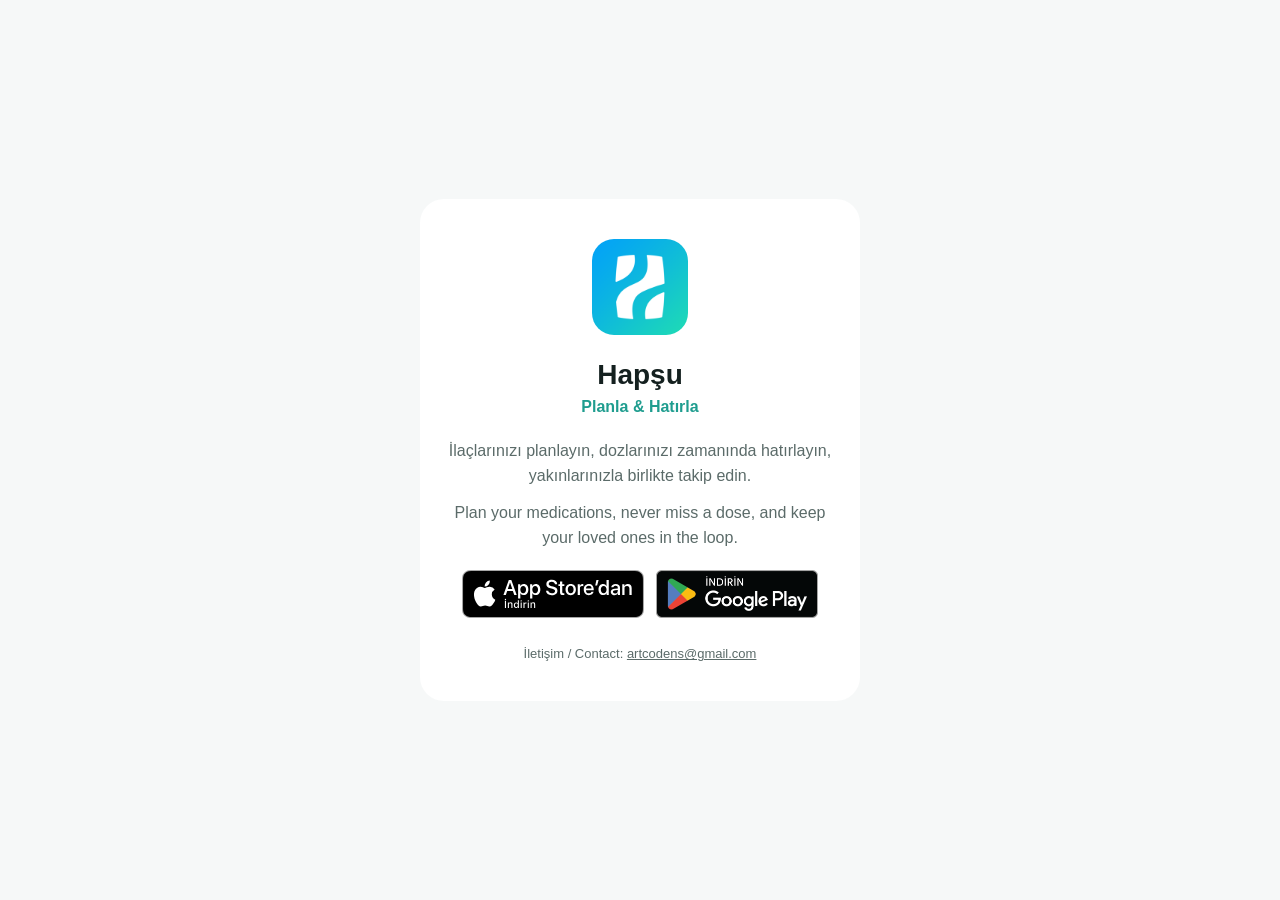
<file: index.html>
<!doctype html>
<html lang="tr">
<head>
<meta charset="utf-8">
<meta name="viewport" content="width=device-width, initial-scale=1">
<title>Hapşu</title>
<meta name="description" content="Hapşu: Planla & Hatırla — ilaç planlama ve hatırlatma uygulaması.">
<link rel="icon" href="icon.png">
<style>
  :root { --bg:#f6f8f8; --card:#ffffff; --text:#14201f; --muted:#5b6b69; --accent:#1f9d8f; }
  @media (prefers-color-scheme: dark) {
    :root { --bg:#0f1514; --card:#18211f; --text:#e8efee; --muted:#9aaba8; --accent:#3cc4b4; }
  }
  * { box-sizing:border-box; }
  body { margin:0; min-height:100vh; display:flex; align-items:center; justify-content:center;
         padding:24px 16px; background:var(--bg); color:var(--text);
         font-family:-apple-system,BlinkMacSystemFont,"Segoe UI",Roboto,sans-serif; }
  main { max-width:440px; width:100%; background:var(--card); border-radius:24px;
         padding:40px 28px; text-align:center; }
  .icon { width:96px; height:96px; border-radius:22px; }
  h1 { margin:20px 0 4px; font-size:28px; }
  .tag { margin:0 0 20px; color:var(--accent); font-weight:600; }
  p { color:var(--muted); line-height:1.55; margin:0 0 12px; }
  .stores { display:flex; flex-wrap:wrap; justify-content:center; gap:12px; margin-top:20px; }
  .stores a { display:block; line-height:0; border-radius:8px; transition:transform .15s; }
  .stores a:hover { transform:translateY(-2px); }
  .stores img { height:48px; width:auto; }
  footer { margin-top:28px; font-size:13px; color:var(--muted); }
  footer a { color:var(--muted); }
</style>
</head>
<body>
<main>
  <img class="icon" src="icon.png" alt="Hapşu">
  <h1>Hapşu</h1>
  <p class="tag">Planla &amp; Hatırla</p>
  <p>İlaçlarınızı planlayın, dozlarınızı zamanında hatırlayın, yakınlarınızla birlikte takip edin.</p>
  <p lang="en">Plan your medications, never miss a dose, and keep your loved ones in the loop.</p>
  <div class="stores">
    <a href="https://apps.apple.com/tr/app/hapsu-pill-reminder/id6761936573"><img src="badge-appstore-tr.svg" alt="App Store'dan İndirin"></a>
    <a href="https://play.google.com/store/apps/details?id=com.arat.hapsu"><img src="badge-googleplay-tr.png" alt="Google Play'den İndirin"></a>
  </div>
  <footer>İletişim / Contact: <a href="mailto:artcodens@gmail.com">artcodens@gmail.com</a></footer>
</main>
</body>
</html>
</file>
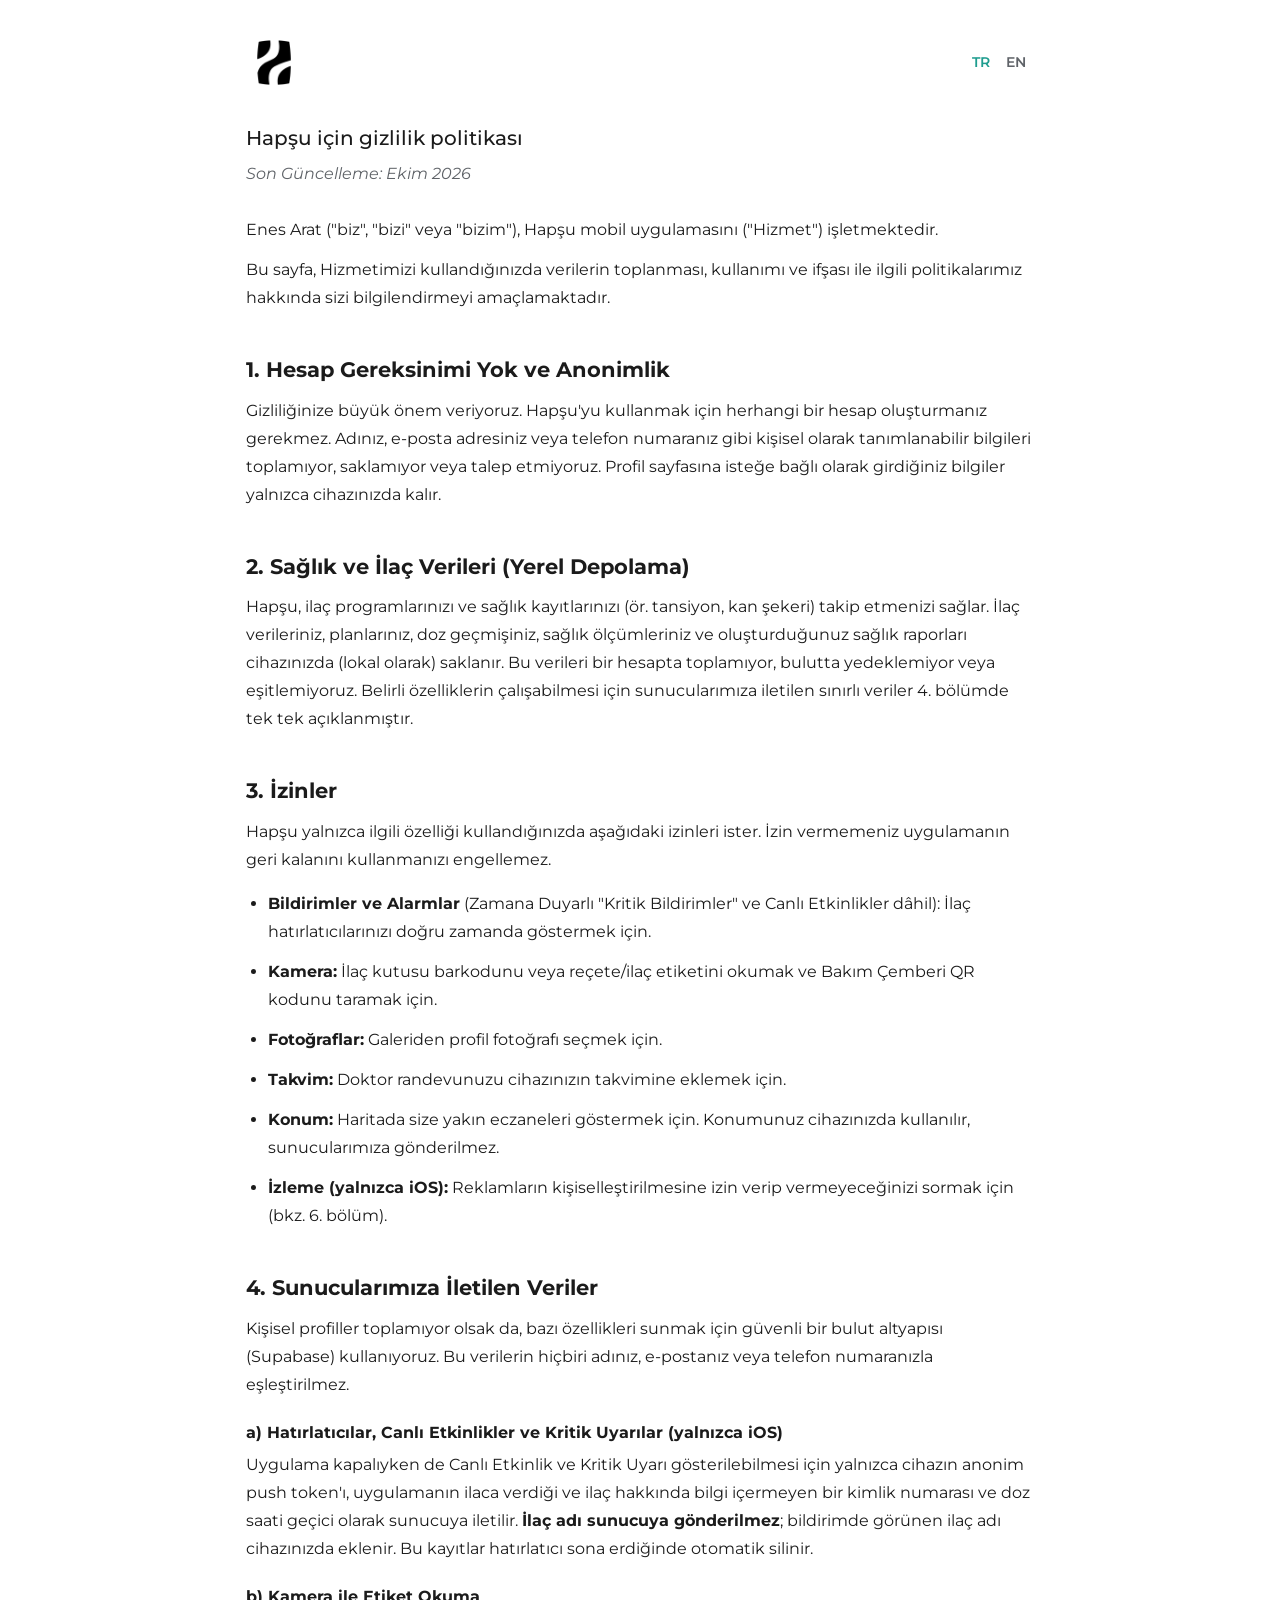
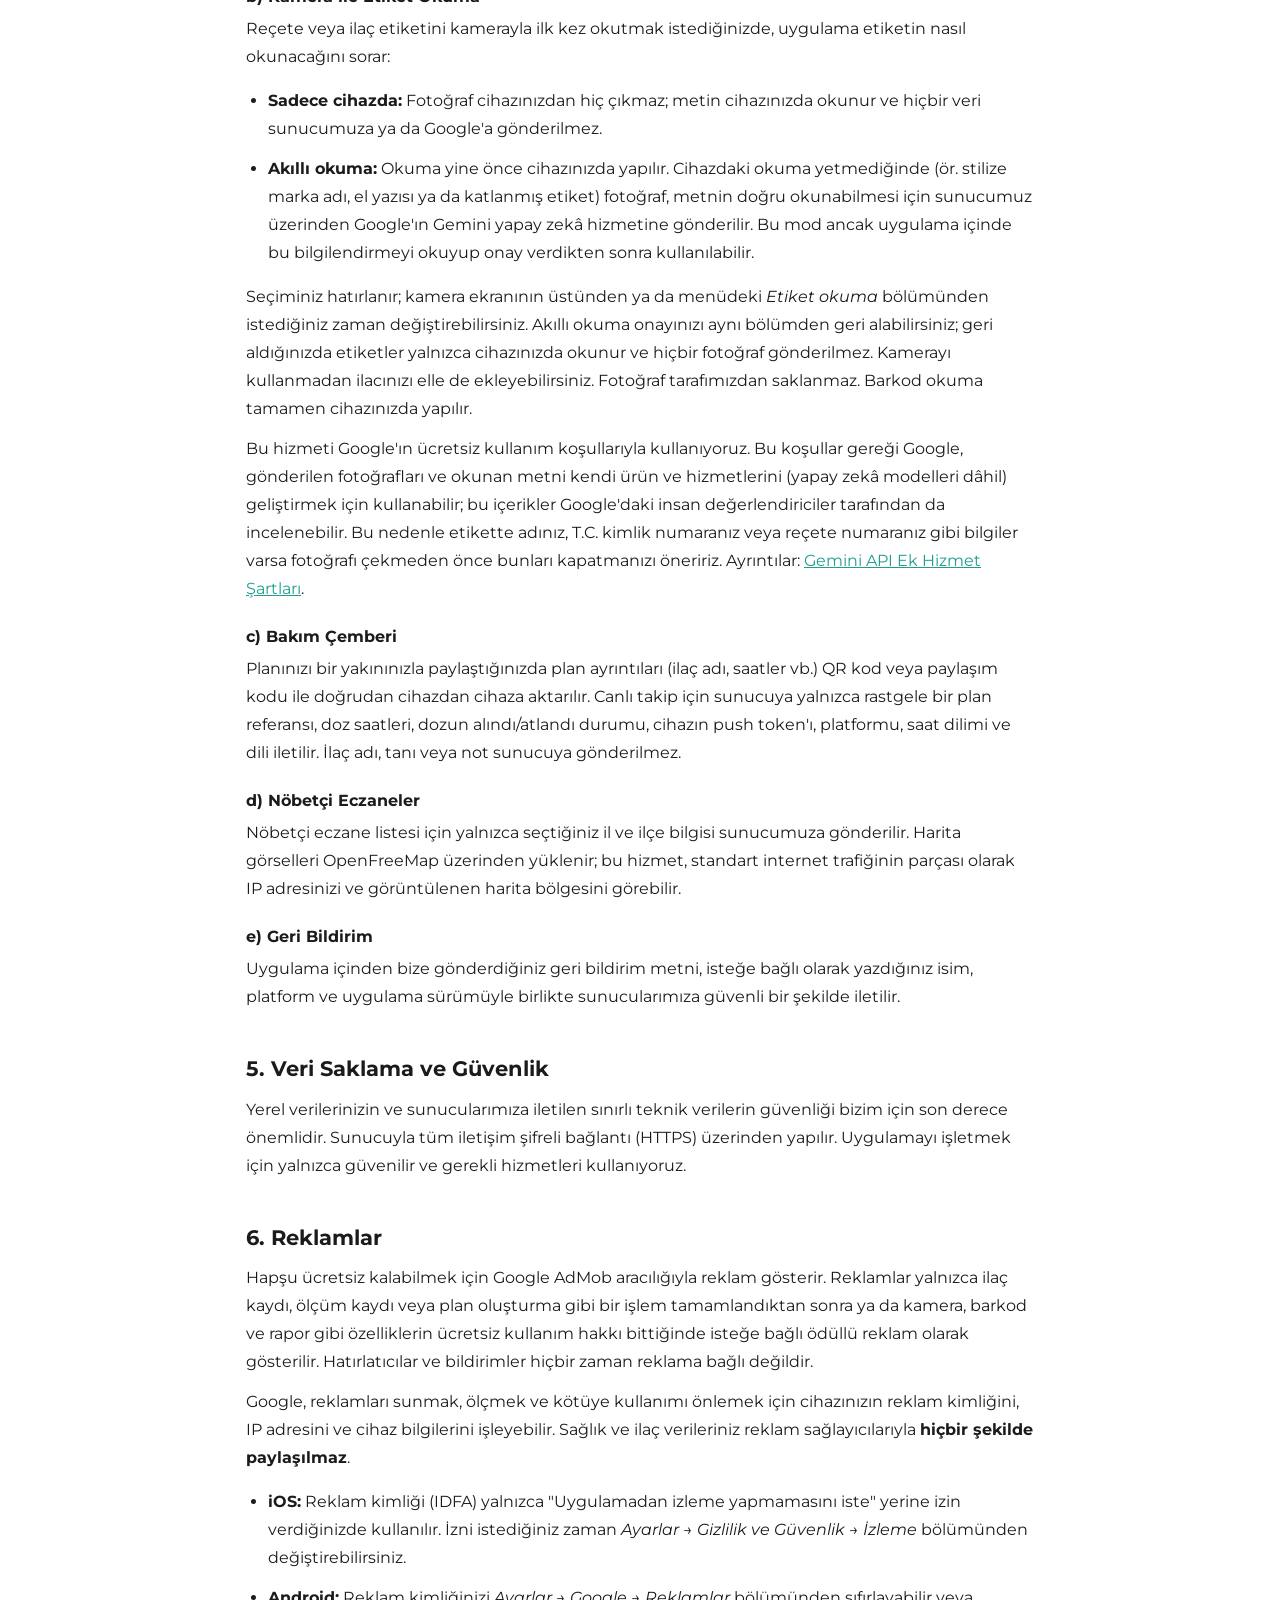
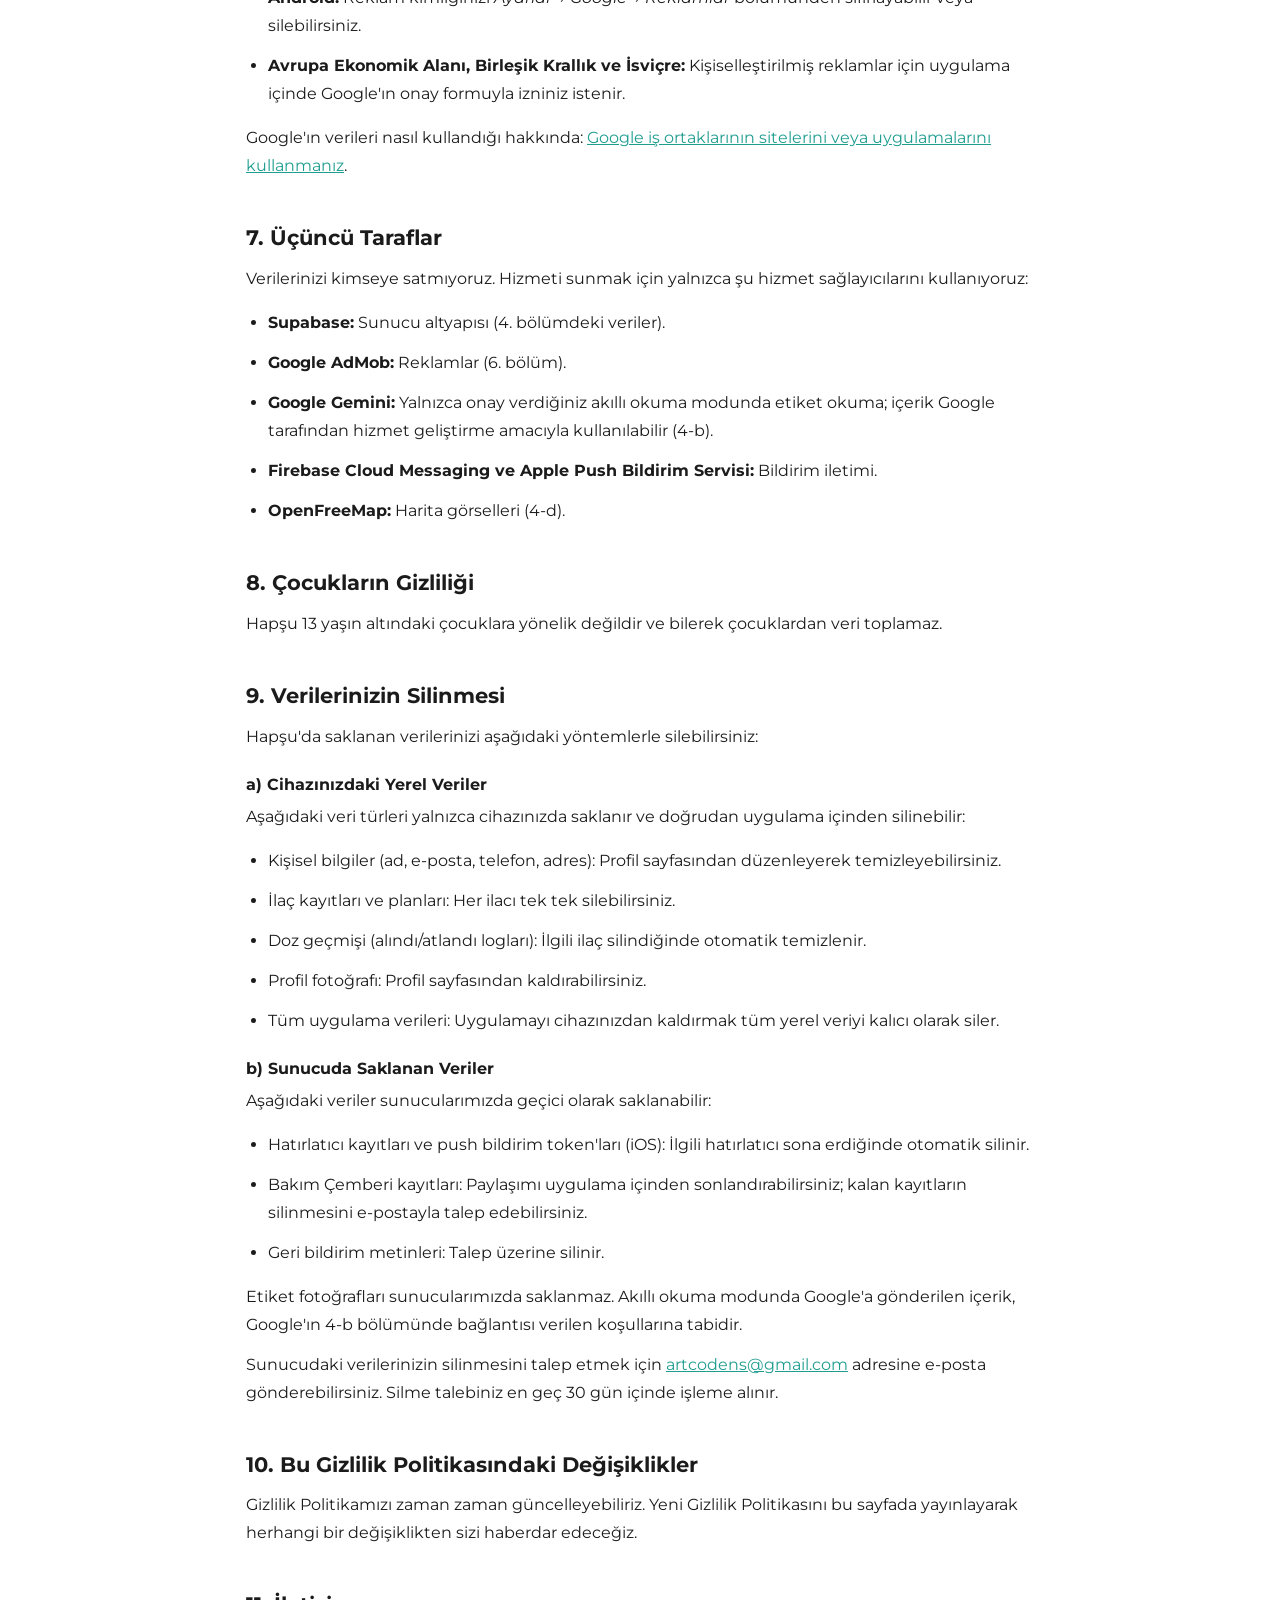
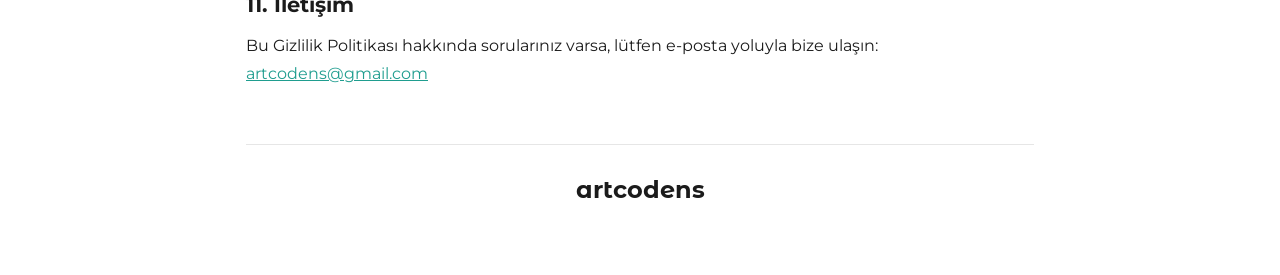
<file: privacy/index.html>
<!doctype html>
<html lang="tr">
<head>
<meta charset="utf-8">
<meta name="viewport" content="width=device-width, initial-scale=1">
<title>Hapşu Gizlilik Politikası</title>
<link rel="icon" href="../icon.png">
<link rel="preconnect" href="https://fonts.googleapis.com">
<link rel="preconnect" href="https://fonts.gstatic.com" crossorigin>
<link href="https://fonts.googleapis.com/css2?family=Montserrat:ital,wght@0,400;0,500;0,700;1,400&family=Montserrat+Alternates:wght@700&display=swap" rel="stylesheet">
<link rel="stylesheet" href="../policy.css">
</head>
<body>
<div class="wrap">
  <div class="top">
    <a href="../"><img class="logo" src="../logo.png" alt="Hapşu"></a>
    <nav class="lang"><a href="./" aria-current="page">TR</a><a href="en/">EN</a></nav>
  </div>

  <h1>Hapşu için gizlilik politikası</h1>
  <p class="date">Son Güncelleme: Ekim 2026</p>

  <p>Enes Arat ("biz", "bizi" veya "bizim"), Hapşu mobil uygulamasını ("Hizmet") işletmektedir.</p>
  <p>Bu sayfa, Hizmetimizi kullandığınızda verilerin toplanması, kullanımı ve ifşası ile ilgili politikalarımız hakkında sizi bilgilendirmeyi amaçlamaktadır.</p>

  <h2>1. Hesap Gereksinimi Yok ve Anonimlik</h2>
  <p>Gizliliğinize büyük önem veriyoruz. Hapşu'yu kullanmak için herhangi bir hesap oluşturmanız gerekmez. Adınız, e-posta adresiniz veya telefon numaranız gibi kişisel olarak tanımlanabilir bilgileri toplamıyor, saklamıyor veya talep etmiyoruz. Profil sayfasına isteğe bağlı olarak girdiğiniz bilgiler yalnızca cihazınızda kalır.</p>

  <h2>2. Sağlık ve İlaç Verileri (Yerel Depolama)</h2>
  <p>Hapşu, ilaç programlarınızı ve sağlık kayıtlarınızı (ör. tansiyon, kan şekeri) takip etmenizi sağlar. İlaç verileriniz, planlarınız, doz geçmişiniz, sağlık ölçümleriniz ve oluşturduğunuz sağlık raporları cihazınızda (lokal olarak) saklanır. Bu verileri bir hesapta toplamıyor, bulutta yedeklemiyor veya eşitlemiyoruz. Belirli özelliklerin çalışabilmesi için sunucularımıza iletilen sınırlı veriler 4. bölümde tek tek açıklanmıştır.</p>

  <h2>3. İzinler</h2>
  <p>Hapşu yalnızca ilgili özelliği kullandığınızda aşağıdaki izinleri ister. İzin vermemeniz uygulamanın geri kalanını kullanmanızı engellemez.</p>
  <ul>
    <li><strong>Bildirimler ve Alarmlar</strong> (Zamana Duyarlı "Kritik Bildirimler" ve Canlı Etkinlikler dâhil): İlaç hatırlatıcılarınızı doğru zamanda göstermek için.</li>
    <li><strong>Kamera:</strong> İlaç kutusu barkodunu veya reçete/ilaç etiketini okumak ve Bakım Çemberi QR kodunu taramak için.</li>
    <li><strong>Fotoğraflar:</strong> Galeriden profil fotoğrafı seçmek için.</li>
    <li><strong>Takvim:</strong> Doktor randevunuzu cihazınızın takvimine eklemek için.</li>
    <li><strong>Konum:</strong> Haritada size yakın eczaneleri göstermek için. Konumunuz cihazınızda kullanılır, sunucularımıza gönderilmez.</li>
    <li><strong>İzleme (yalnızca iOS):</strong> Reklamların kişiselleştirilmesine izin verip vermeyeceğinizi sormak için (bkz. 6. bölüm).</li>
  </ul>

  <h2>4. Sunucularımıza İletilen Veriler</h2>
  <p>Kişisel profiller toplamıyor olsak da, bazı özellikleri sunmak için güvenli bir bulut altyapısı (Supabase) kullanıyoruz. Bu verilerin hiçbiri adınız, e-postanız veya telefon numaranızla eşleştirilmez.</p>

  <h3>a) Hatırlatıcılar, Canlı Etkinlikler ve Kritik Uyarılar (yalnızca iOS)</h3>
  <p>Uygulama kapalıyken de Canlı Etkinlik ve Kritik Uyarı gösterilebilmesi için yalnızca cihazın anonim push token'ı, uygulamanın ilaca verdiği ve ilaç hakkında bilgi içermeyen bir kimlik numarası ve doz saati geçici olarak sunucuya iletilir. <strong>İlaç adı sunucuya gönderilmez</strong>; bildirimde görünen ilaç adı cihazınızda eklenir. Bu kayıtlar hatırlatıcı sona erdiğinde otomatik silinir.</p>

  <h3>b) Kamera ile Etiket Okuma</h3>
  <p>Reçete veya ilaç etiketini kamerayla ilk kez okutmak istediğinizde, uygulama etiketin nasıl okunacağını sorar:</p>
  <ul>
    <li><strong>Sadece cihazda:</strong> Fotoğraf cihazınızdan hiç çıkmaz; metin cihazınızda okunur ve hiçbir veri sunucumuza ya da Google'a gönderilmez.</li>
    <li><strong>Akıllı okuma:</strong> Okuma yine önce cihazınızda yapılır. Cihazdaki okuma yetmediğinde (ör. stilize marka adı, el yazısı ya da katlanmış etiket) fotoğraf, metnin doğru okunabilmesi için sunucumuz üzerinden Google'ın Gemini yapay zekâ hizmetine gönderilir. Bu mod ancak uygulama içinde bu bilgilendirmeyi okuyup onay verdikten sonra kullanılabilir.</li>
  </ul>
  <p>Seçiminiz hatırlanır; kamera ekranının üstünden ya da menüdeki <em>Etiket okuma</em> bölümünden istediğiniz zaman değiştirebilirsiniz. Akıllı okuma onayınızı aynı bölümden geri alabilirsiniz; geri aldığınızda etiketler yalnızca cihazınızda okunur ve hiçbir fotoğraf gönderilmez. Kamerayı kullanmadan ilacınızı elle de ekleyebilirsiniz. Fotoğraf tarafımızdan saklanmaz. Barkod okuma tamamen cihazınızda yapılır.</p>
  <p>Bu hizmeti Google'ın ücretsiz kullanım koşullarıyla kullanıyoruz. Bu koşullar gereği Google, gönderilen fotoğrafları ve okunan metni kendi ürün ve hizmetlerini (yapay zekâ modelleri dâhil) geliştirmek için kullanabilir; bu içerikler Google'daki insan değerlendiriciler tarafından da incelenebilir. Bu nedenle etikette adınız, T.C. kimlik numaranız veya reçete numaranız gibi bilgiler varsa fotoğrafı çekmeden önce bunları kapatmanızı öneririz. Ayrıntılar: <a href="https://ai.google.dev/gemini-api/terms" target="_blank" rel="noopener">Gemini API Ek Hizmet Şartları</a>.</p>

  <h3>c) Bakım Çemberi</h3>
  <p>Planınızı bir yakınınızla paylaştığınızda plan ayrıntıları (ilaç adı, saatler vb.) QR kod veya paylaşım kodu ile doğrudan cihazdan cihaza aktarılır. Canlı takip için sunucuya yalnızca rastgele bir plan referansı, doz saatleri, dozun alındı/atlandı durumu, cihazın push token'ı, platformu, saat dilimi ve dili iletilir. İlaç adı, tanı veya not sunucuya gönderilmez.</p>

  <h3>d) Nöbetçi Eczaneler</h3>
  <p>Nöbetçi eczane listesi için yalnızca seçtiğiniz il ve ilçe bilgisi sunucumuza gönderilir. Harita görselleri OpenFreeMap üzerinden yüklenir; bu hizmet, standart internet trafiğinin parçası olarak IP adresinizi ve görüntülenen harita bölgesini görebilir.</p>

  <h3>e) Geri Bildirim</h3>
  <p>Uygulama içinden bize gönderdiğiniz geri bildirim metni, isteğe bağlı olarak yazdığınız isim, platform ve uygulama sürümüyle birlikte sunucularımıza güvenli bir şekilde iletilir.</p>

  <h2>5. Veri Saklama ve Güvenlik</h2>
  <p>Yerel verilerinizin ve sunucularımıza iletilen sınırlı teknik verilerin güvenliği bizim için son derece önemlidir. Sunucuyla tüm iletişim şifreli bağlantı (HTTPS) üzerinden yapılır. Uygulamayı işletmek için yalnızca güvenilir ve gerekli hizmetleri kullanıyoruz.</p>

  <h2>6. Reklamlar</h2>
  <p>Hapşu ücretsiz kalabilmek için Google AdMob aracılığıyla reklam gösterir. Reklamlar yalnızca ilaç kaydı, ölçüm kaydı veya plan oluşturma gibi bir işlem tamamlandıktan sonra ya da kamera, barkod ve rapor gibi özelliklerin ücretsiz kullanım hakkı bittiğinde isteğe bağlı ödüllü reklam olarak gösterilir. Hatırlatıcılar ve bildirimler hiçbir zaman reklama bağlı değildir.</p>
  <p>Google, reklamları sunmak, ölçmek ve kötüye kullanımı önlemek için cihazınızın reklam kimliğini, IP adresini ve cihaz bilgilerini işleyebilir. Sağlık ve ilaç verileriniz reklam sağlayıcılarıyla <strong>hiçbir şekilde paylaşılmaz</strong>.</p>
  <ul>
    <li><strong>iOS:</strong> Reklam kimliği (IDFA) yalnızca "Uygulamadan izleme yapmamasını iste" yerine izin verdiğinizde kullanılır. İzni istediğiniz zaman <em>Ayarlar → Gizlilik ve Güvenlik → İzleme</em> bölümünden değiştirebilirsiniz.</li>
    <li><strong>Android:</strong> Reklam kimliğinizi <em>Ayarlar → Google → Reklamlar</em> bölümünden sıfırlayabilir veya silebilirsiniz.</li>
    <li><strong>Avrupa Ekonomik Alanı, Birleşik Krallık ve İsviçre:</strong> Kişiselleştirilmiş reklamlar için uygulama içinde Google'ın onay formuyla izniniz istenir.</li>
  </ul>
  <p>Google'ın verileri nasıl kullandığı hakkında: <a href="https://policies.google.com/technologies/partner-sites?hl=tr" target="_blank" rel="noopener">Google iş ortaklarının sitelerini veya uygulamalarını kullanmanız</a>.</p>

  <h2>7. Üçüncü Taraflar</h2>
  <p>Verilerinizi kimseye satmıyoruz. Hizmeti sunmak için yalnızca şu hizmet sağlayıcılarını kullanıyoruz:</p>
  <ul>
    <li><strong>Supabase:</strong> Sunucu altyapısı (4. bölümdeki veriler).</li>
    <li><strong>Google AdMob:</strong> Reklamlar (6. bölüm).</li>
    <li><strong>Google Gemini:</strong> Yalnızca onay verdiğiniz akıllı okuma modunda etiket okuma; içerik Google tarafından hizmet geliştirme amacıyla kullanılabilir (4-b).</li>
    <li><strong>Firebase Cloud Messaging ve Apple Push Bildirim Servisi:</strong> Bildirim iletimi.</li>
    <li><strong>OpenFreeMap:</strong> Harita görselleri (4-d).</li>
  </ul>

  <h2>8. Çocukların Gizliliği</h2>
  <p>Hapşu 13 yaşın altındaki çocuklara yönelik değildir ve bilerek çocuklardan veri toplamaz.</p>

  <h2 id="veri-silme">9. Verilerinizin Silinmesi</h2>
  <p>Hapşu'da saklanan verilerinizi aşağıdaki yöntemlerle silebilirsiniz:</p>
  <h3>a) Cihazınızdaki Yerel Veriler</h3>
  <p>Aşağıdaki veri türleri yalnızca cihazınızda saklanır ve doğrudan uygulama içinden silinebilir:</p>
  <ul>
    <li>Kişisel bilgiler (ad, e-posta, telefon, adres): Profil sayfasından düzenleyerek temizleyebilirsiniz.</li>
    <li>İlaç kayıtları ve planları: Her ilacı tek tek silebilirsiniz.</li>
    <li>Doz geçmişi (alındı/atlandı logları): İlgili ilaç silindiğinde otomatik temizlenir.</li>
    <li>Profil fotoğrafı: Profil sayfasından kaldırabilirsiniz.</li>
    <li>Tüm uygulama verileri: Uygulamayı cihazınızdan kaldırmak tüm yerel veriyi kalıcı olarak siler.</li>
  </ul>
  <h3>b) Sunucuda Saklanan Veriler</h3>
  <p>Aşağıdaki veriler sunucularımızda geçici olarak saklanabilir:</p>
  <ul>
    <li>Hatırlatıcı kayıtları ve push bildirim token'ları (iOS): İlgili hatırlatıcı sona erdiğinde otomatik silinir.</li>
    <li>Bakım Çemberi kayıtları: Paylaşımı uygulama içinden sonlandırabilirsiniz; kalan kayıtların silinmesini e-postayla talep edebilirsiniz.</li>
    <li>Geri bildirim metinleri: Talep üzerine silinir.</li>
  </ul>
  <p>Etiket fotoğrafları sunucularımızda saklanmaz. Akıllı okuma modunda Google'a gönderilen içerik, Google'ın 4-b bölümünde bağlantısı verilen koşullarına tabidir.</p>
  <p>Sunucudaki verilerinizin silinmesini talep etmek için <a href="mailto:artcodens@gmail.com">artcodens@gmail.com</a> adresine e-posta gönderebilirsiniz. Silme talebiniz en geç 30 gün içinde işleme alınır.</p>

  <h2>10. Bu Gizlilik Politikasındaki Değişiklikler</h2>
  <p>Gizlilik Politikamızı zaman zaman güncelleyebiliriz. Yeni Gizlilik Politikasını bu sayfada yayınlayarak herhangi bir değişiklikten sizi haberdar edeceğiz.</p>

  <h2>11. İletişim</h2>
  <p>Bu Gizlilik Politikası hakkında sorularınız varsa, lütfen e-posta yoluyla bize ulaşın: <a href="mailto:artcodens@gmail.com">artcodens@gmail.com</a></p>

  <footer><a class="brand" href="../">artcodens</a></footer>
</div>
</body>
</html>
</file>
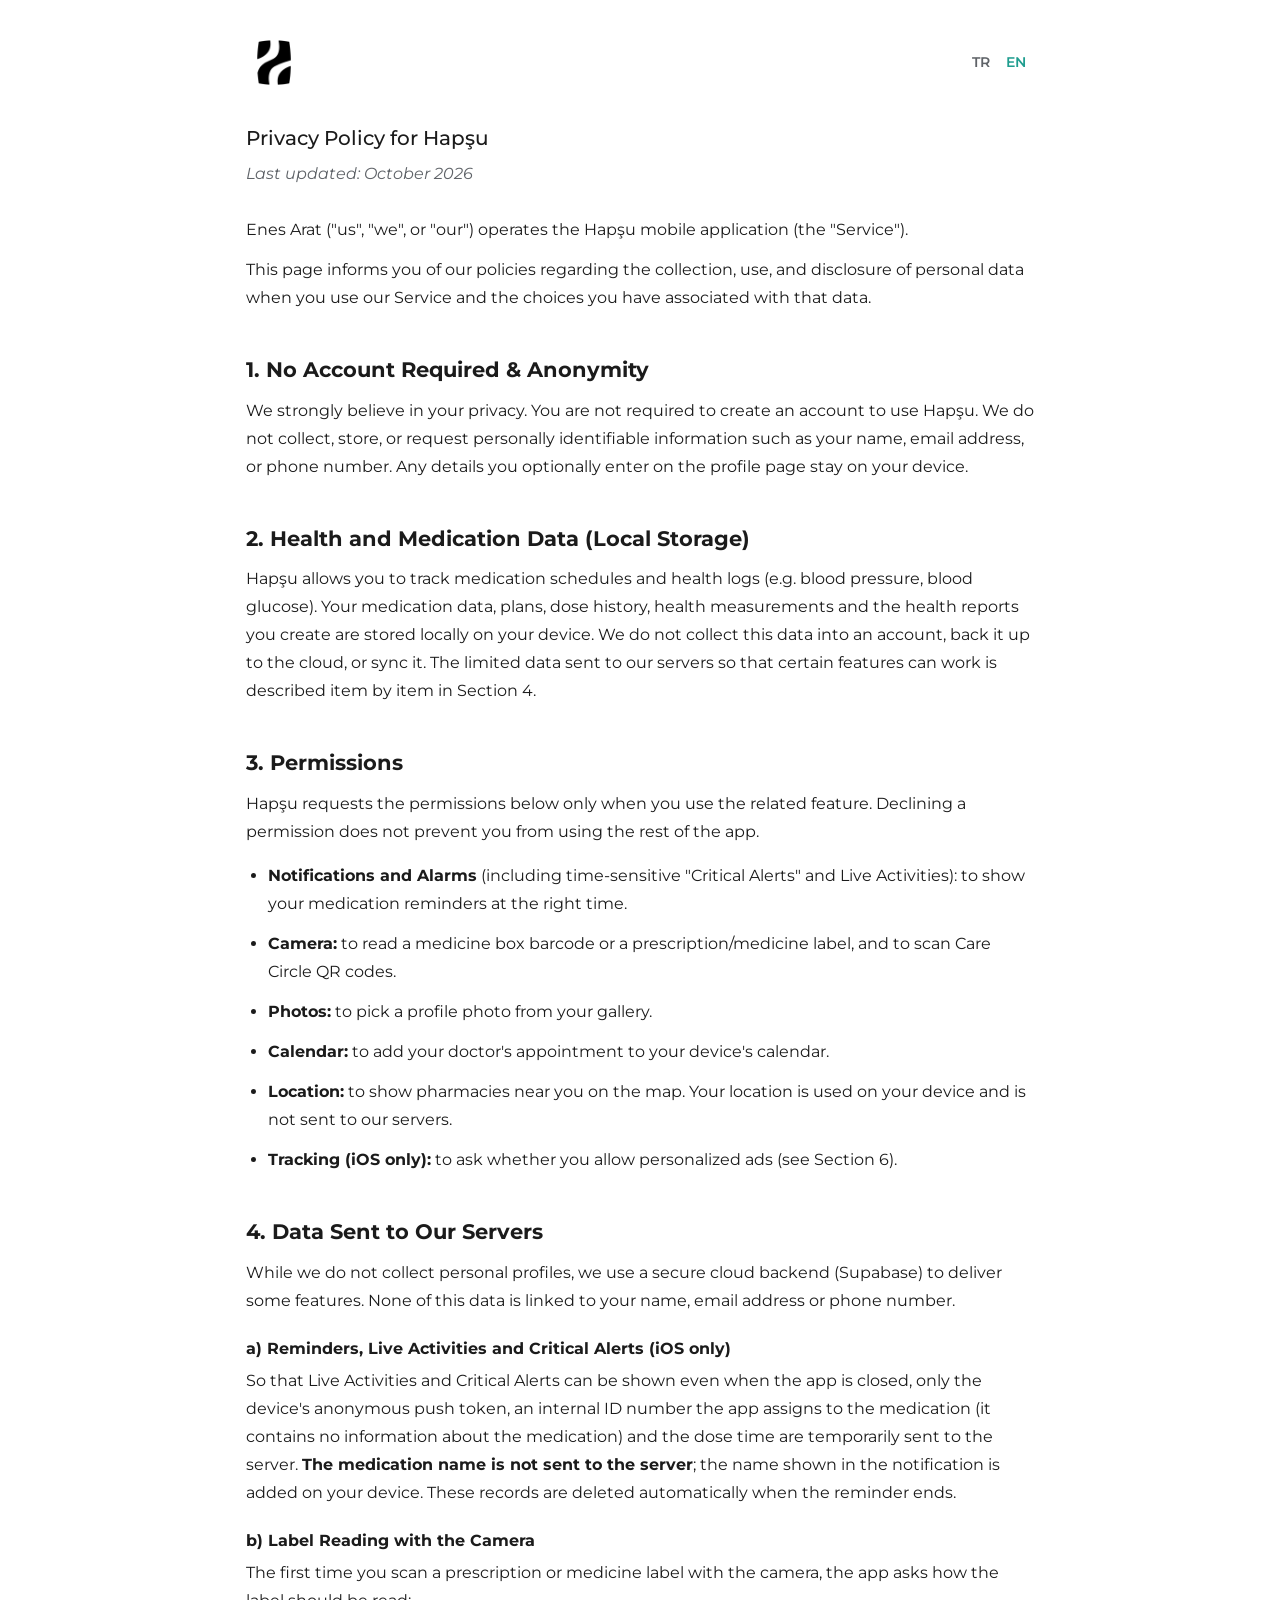
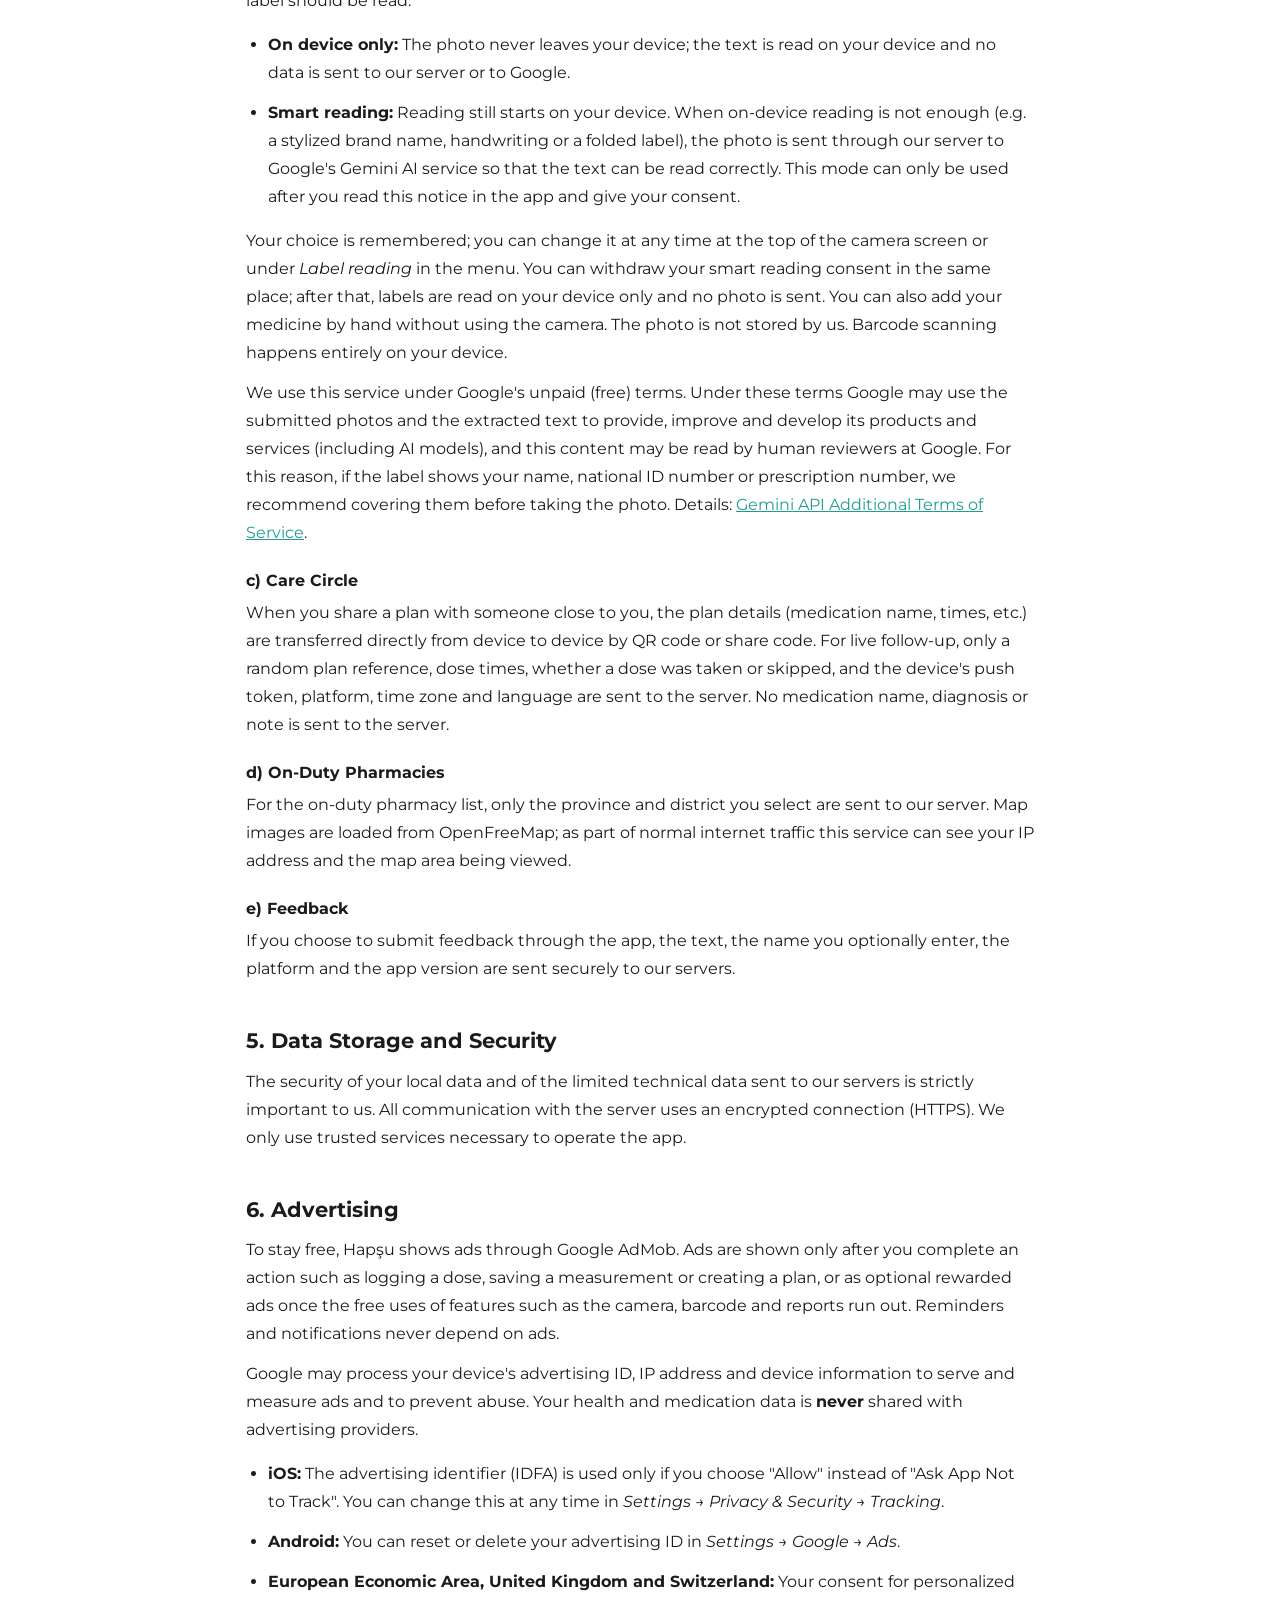
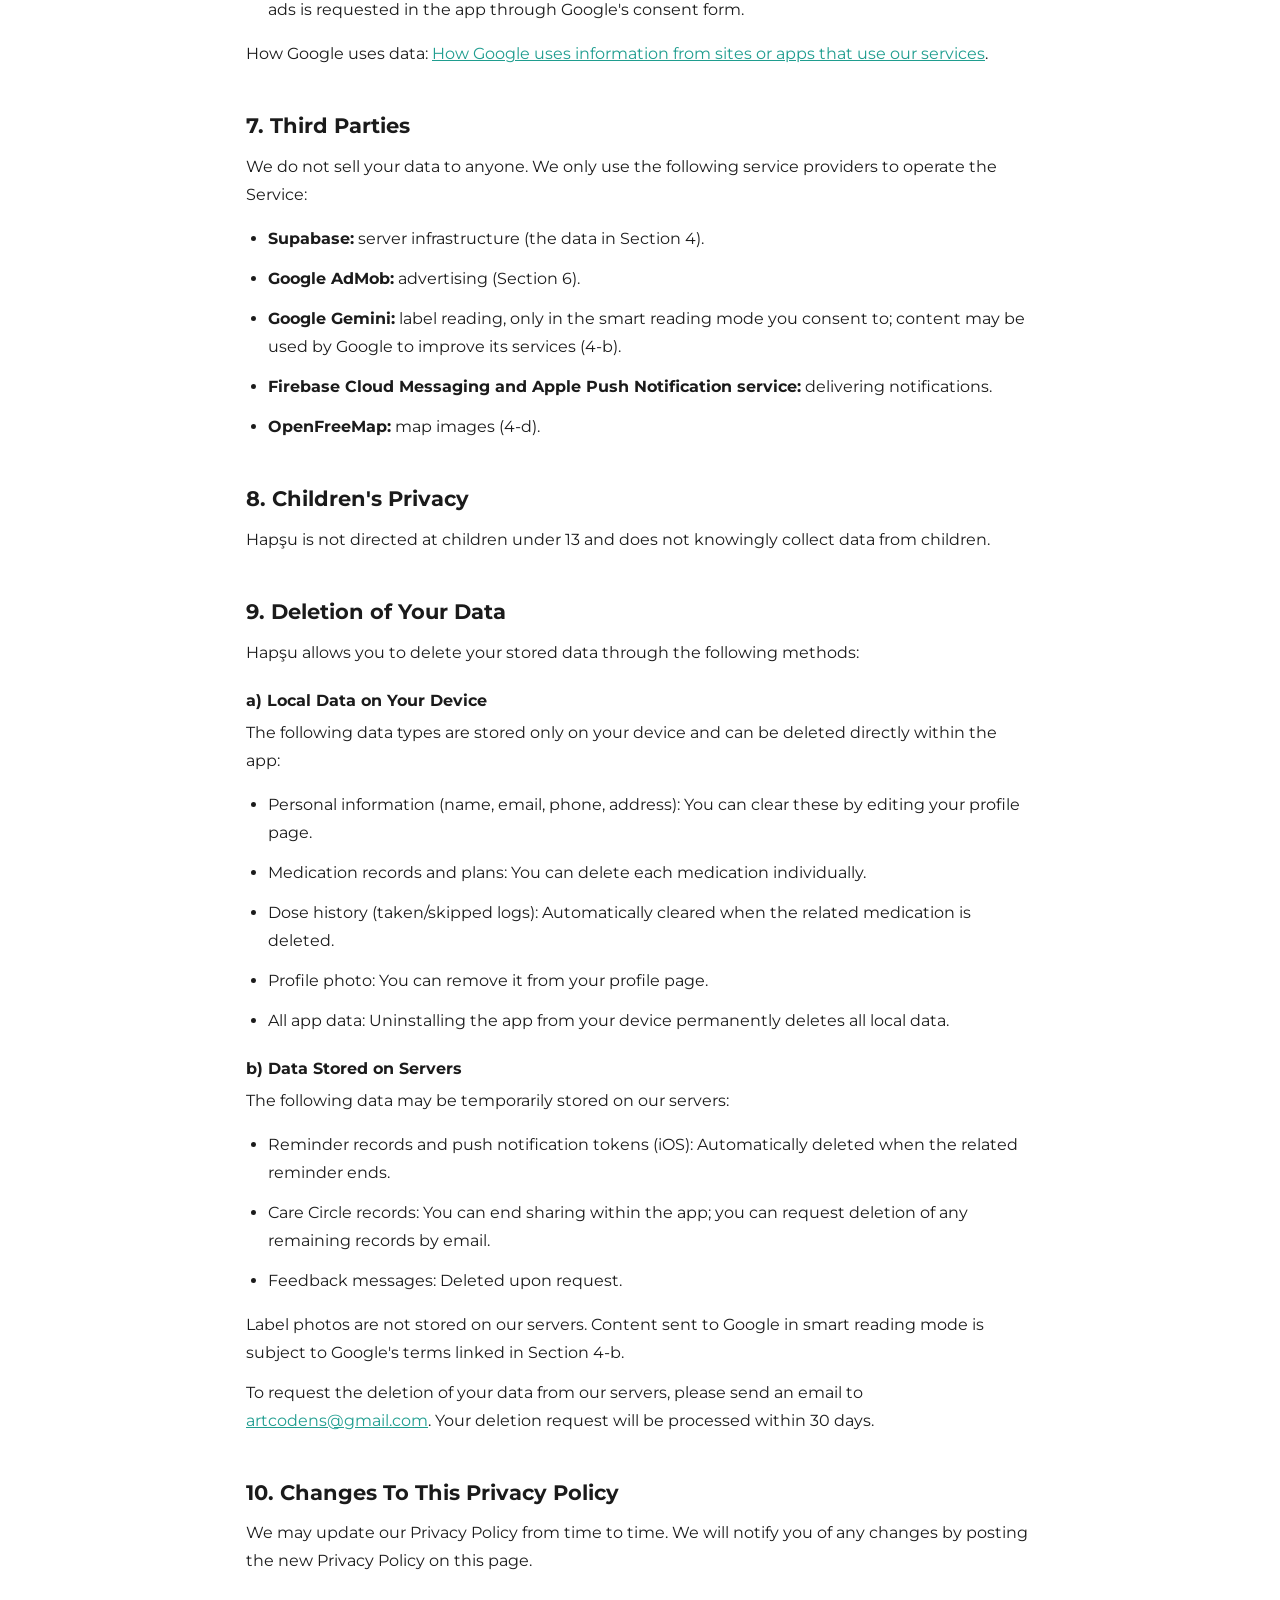
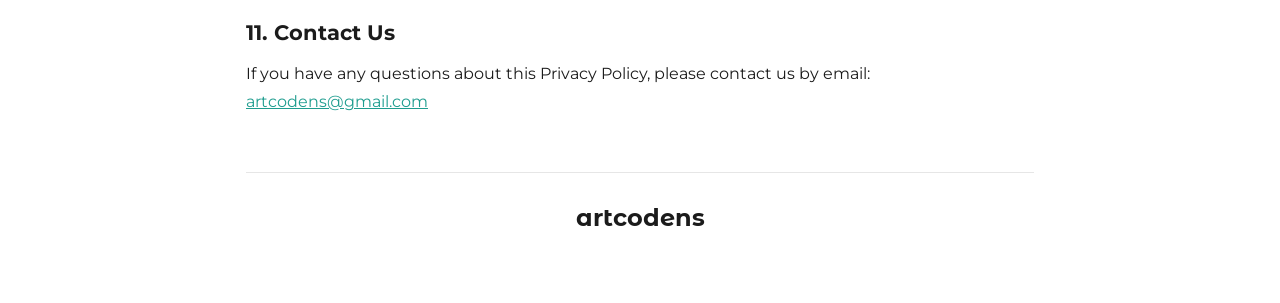
<file: privacy/en/index.html>
<!doctype html>
<html lang="en">
<head>
<meta charset="utf-8">
<meta name="viewport" content="width=device-width, initial-scale=1">
<title>Hapşu Privacy Policy</title>
<link rel="icon" href="../../icon.png">
<link rel="preconnect" href="https://fonts.googleapis.com">
<link rel="preconnect" href="https://fonts.gstatic.com" crossorigin>
<link href="https://fonts.googleapis.com/css2?family=Montserrat:ital,wght@0,400;0,500;0,700;1,400&family=Montserrat+Alternates:wght@700&display=swap" rel="stylesheet">
<link rel="stylesheet" href="../../policy.css">
</head>
<body>
<div class="wrap">
  <div class="top">
    <a href="../../"><img class="logo" src="../../logo.png" alt="Hapşu"></a>
    <nav class="lang"><a href="../">TR</a><a href="./" aria-current="page">EN</a></nav>
  </div>

  <h1>Privacy Policy for Hapşu</h1>
  <p class="date">Last updated: October 2026</p>

  <p>Enes Arat ("us", "we", or "our") operates the Hapşu mobile application (the "Service").</p>
  <p>This page informs you of our policies regarding the collection, use, and disclosure of personal data when you use our Service and the choices you have associated with that data.</p>

  <h2>1. No Account Required &amp; Anonymity</h2>
  <p>We strongly believe in your privacy. You are not required to create an account to use Hapşu. We do not collect, store, or request personally identifiable information such as your name, email address, or phone number. Any details you optionally enter on the profile page stay on your device.</p>

  <h2>2. Health and Medication Data (Local Storage)</h2>
  <p>Hapşu allows you to track medication schedules and health logs (e.g. blood pressure, blood glucose). Your medication data, plans, dose history, health measurements and the health reports you create are stored locally on your device. We do not collect this data into an account, back it up to the cloud, or sync it. The limited data sent to our servers so that certain features can work is described item by item in Section 4.</p>

  <h2>3. Permissions</h2>
  <p>Hapşu requests the permissions below only when you use the related feature. Declining a permission does not prevent you from using the rest of the app.</p>
  <ul>
    <li><strong>Notifications and Alarms</strong> (including time-sensitive "Critical Alerts" and Live Activities): to show your medication reminders at the right time.</li>
    <li><strong>Camera:</strong> to read a medicine box barcode or a prescription/medicine label, and to scan Care Circle QR codes.</li>
    <li><strong>Photos:</strong> to pick a profile photo from your gallery.</li>
    <li><strong>Calendar:</strong> to add your doctor's appointment to your device's calendar.</li>
    <li><strong>Location:</strong> to show pharmacies near you on the map. Your location is used on your device and is not sent to our servers.</li>
    <li><strong>Tracking (iOS only):</strong> to ask whether you allow personalized ads (see Section 6).</li>
  </ul>

  <h2>4. Data Sent to Our Servers</h2>
  <p>While we do not collect personal profiles, we use a secure cloud backend (Supabase) to deliver some features. None of this data is linked to your name, email address or phone number.</p>

  <h3>a) Reminders, Live Activities and Critical Alerts (iOS only)</h3>
  <p>So that Live Activities and Critical Alerts can be shown even when the app is closed, only the device's anonymous push token, an internal ID number the app assigns to the medication (it contains no information about the medication) and the dose time are temporarily sent to the server. <strong>The medication name is not sent to the server</strong>; the name shown in the notification is added on your device. These records are deleted automatically when the reminder ends.</p>

  <h3>b) Label Reading with the Camera</h3>
  <p>The first time you scan a prescription or medicine label with the camera, the app asks how the label should be read:</p>
  <ul>
    <li><strong>On device only:</strong> The photo never leaves your device; the text is read on your device and no data is sent to our server or to Google.</li>
    <li><strong>Smart reading:</strong> Reading still starts on your device. When on-device reading is not enough (e.g. a stylized brand name, handwriting or a folded label), the photo is sent through our server to Google's Gemini AI service so that the text can be read correctly. This mode can only be used after you read this notice in the app and give your consent.</li>
  </ul>
  <p>Your choice is remembered; you can change it at any time at the top of the camera screen or under <em>Label reading</em> in the menu. You can withdraw your smart reading consent in the same place; after that, labels are read on your device only and no photo is sent. You can also add your medicine by hand without using the camera. The photo is not stored by us. Barcode scanning happens entirely on your device.</p>
  <p>We use this service under Google's unpaid (free) terms. Under these terms Google may use the submitted photos and the extracted text to provide, improve and develop its products and services (including AI models), and this content may be read by human reviewers at Google. For this reason, if the label shows your name, national ID number or prescription number, we recommend covering them before taking the photo. Details: <a href="https://ai.google.dev/gemini-api/terms" target="_blank" rel="noopener">Gemini API Additional Terms of Service</a>.</p>

  <h3>c) Care Circle</h3>
  <p>When you share a plan with someone close to you, the plan details (medication name, times, etc.) are transferred directly from device to device by QR code or share code. For live follow-up, only a random plan reference, dose times, whether a dose was taken or skipped, and the device's push token, platform, time zone and language are sent to the server. No medication name, diagnosis or note is sent to the server.</p>

  <h3>d) On-Duty Pharmacies</h3>
  <p>For the on-duty pharmacy list, only the province and district you select are sent to our server. Map images are loaded from OpenFreeMap; as part of normal internet traffic this service can see your IP address and the map area being viewed.</p>

  <h3>e) Feedback</h3>
  <p>If you choose to submit feedback through the app, the text, the name you optionally enter, the platform and the app version are sent securely to our servers.</p>

  <h2>5. Data Storage and Security</h2>
  <p>The security of your local data and of the limited technical data sent to our servers is strictly important to us. All communication with the server uses an encrypted connection (HTTPS). We only use trusted services necessary to operate the app.</p>

  <h2>6. Advertising</h2>
  <p>To stay free, Hapşu shows ads through Google AdMob. Ads are shown only after you complete an action such as logging a dose, saving a measurement or creating a plan, or as optional rewarded ads once the free uses of features such as the camera, barcode and reports run out. Reminders and notifications never depend on ads.</p>
  <p>Google may process your device's advertising ID, IP address and device information to serve and measure ads and to prevent abuse. Your health and medication data is <strong>never</strong> shared with advertising providers.</p>
  <ul>
    <li><strong>iOS:</strong> The advertising identifier (IDFA) is used only if you choose "Allow" instead of "Ask App Not to Track". You can change this at any time in <em>Settings → Privacy &amp; Security → Tracking</em>.</li>
    <li><strong>Android:</strong> You can reset or delete your advertising ID in <em>Settings → Google → Ads</em>.</li>
    <li><strong>European Economic Area, United Kingdom and Switzerland:</strong> Your consent for personalized ads is requested in the app through Google's consent form.</li>
  </ul>
  <p>How Google uses data: <a href="https://policies.google.com/technologies/partner-sites" target="_blank" rel="noopener">How Google uses information from sites or apps that use our services</a>.</p>

  <h2>7. Third Parties</h2>
  <p>We do not sell your data to anyone. We only use the following service providers to operate the Service:</p>
  <ul>
    <li><strong>Supabase:</strong> server infrastructure (the data in Section 4).</li>
    <li><strong>Google AdMob:</strong> advertising (Section 6).</li>
    <li><strong>Google Gemini:</strong> label reading, only in the smart reading mode you consent to; content may be used by Google to improve its services (4-b).</li>
    <li><strong>Firebase Cloud Messaging and Apple Push Notification service:</strong> delivering notifications.</li>
    <li><strong>OpenFreeMap:</strong> map images (4-d).</li>
  </ul>

  <h2>8. Children's Privacy</h2>
  <p>Hapşu is not directed at children under 13 and does not knowingly collect data from children.</p>

  <h2 id="data-deletion">9. Deletion of Your Data</h2>
  <p>Hapşu allows you to delete your stored data through the following methods:</p>
  <h3>a) Local Data on Your Device</h3>
  <p>The following data types are stored only on your device and can be deleted directly within the app:</p>
  <ul>
    <li>Personal information (name, email, phone, address): You can clear these by editing your profile page.</li>
    <li>Medication records and plans: You can delete each medication individually.</li>
    <li>Dose history (taken/skipped logs): Automatically cleared when the related medication is deleted.</li>
    <li>Profile photo: You can remove it from your profile page.</li>
    <li>All app data: Uninstalling the app from your device permanently deletes all local data.</li>
  </ul>
  <h3>b) Data Stored on Servers</h3>
  <p>The following data may be temporarily stored on our servers:</p>
  <ul>
    <li>Reminder records and push notification tokens (iOS): Automatically deleted when the related reminder ends.</li>
    <li>Care Circle records: You can end sharing within the app; you can request deletion of any remaining records by email.</li>
    <li>Feedback messages: Deleted upon request.</li>
  </ul>
  <p>Label photos are not stored on our servers. Content sent to Google in smart reading mode is subject to Google's terms linked in Section 4-b.</p>
  <p>To request the deletion of your data from our servers, please send an email to <a href="mailto:artcodens@gmail.com">artcodens@gmail.com</a>. Your deletion request will be processed within 30 days.</p>

  <h2>10. Changes To This Privacy Policy</h2>
  <p>We may update our Privacy Policy from time to time. We will notify you of any changes by posting the new Privacy Policy on this page.</p>

  <h2>11. Contact Us</h2>
  <p>If you have any questions about this Privacy Policy, please contact us by email: <a href="mailto:artcodens@gmail.com">artcodens@gmail.com</a></p>

  <footer><a class="brand" href="../../">artcodens</a></footer>
</div>
</body>
</html>
</file>
<file: policy.css>
:root { --bg:#ffffff; --text:#1b1b1b; --muted:#5f6368; --line:#e6e6e6; --accent:#1f9d8f; --note:#f3f8f7; }
@media (prefers-color-scheme: dark) {
  :root { --bg:#121514; --text:#e9eeed; --muted:#a3adab; --line:#2a302f; --accent:#3cc4b4; --note:#1a2120; }
  .logo { filter: invert(1); }
}
* { box-sizing:border-box; }
body { margin:0; background:var(--bg); color:var(--text);
       font-family:"Montserrat", Arial, sans-serif; font-size:16px; line-height:1.75; }
.wrap { max-width:820px; margin:0 auto; padding:40px 16px 64px; }
.top { display:flex; align-items:center; justify-content:space-between; gap:12px; }
.logo { width:56px; height:auto; display:block; }
.lang a { color:var(--muted); text-decoration:none; font-weight:600; font-size:14px; padding:4px 8px; }
.lang a[aria-current] { color:var(--accent); }
h1 { font-size:20px; font-weight:500; margin:36px 0 4px; }
.date { font-style:italic; color:var(--muted); margin:0 0 28px; }
h2 { font-size:21px; font-weight:700; margin:40px 0 8px; }
h3 { font-size:16px; font-weight:700; margin:20px 0 4px; }
p, li { margin:0 0 12px; }
ul { padding-left:22px; }
a { color:var(--accent); }
footer { margin-top:56px; padding-top:24px; border-top:1px solid var(--line); text-align:center; }
footer .brand { font-family:"Montserrat Alternates", Arial, sans-serif; font-weight:700; font-size:24px; color:var(--text); text-decoration:none; }
</file>
